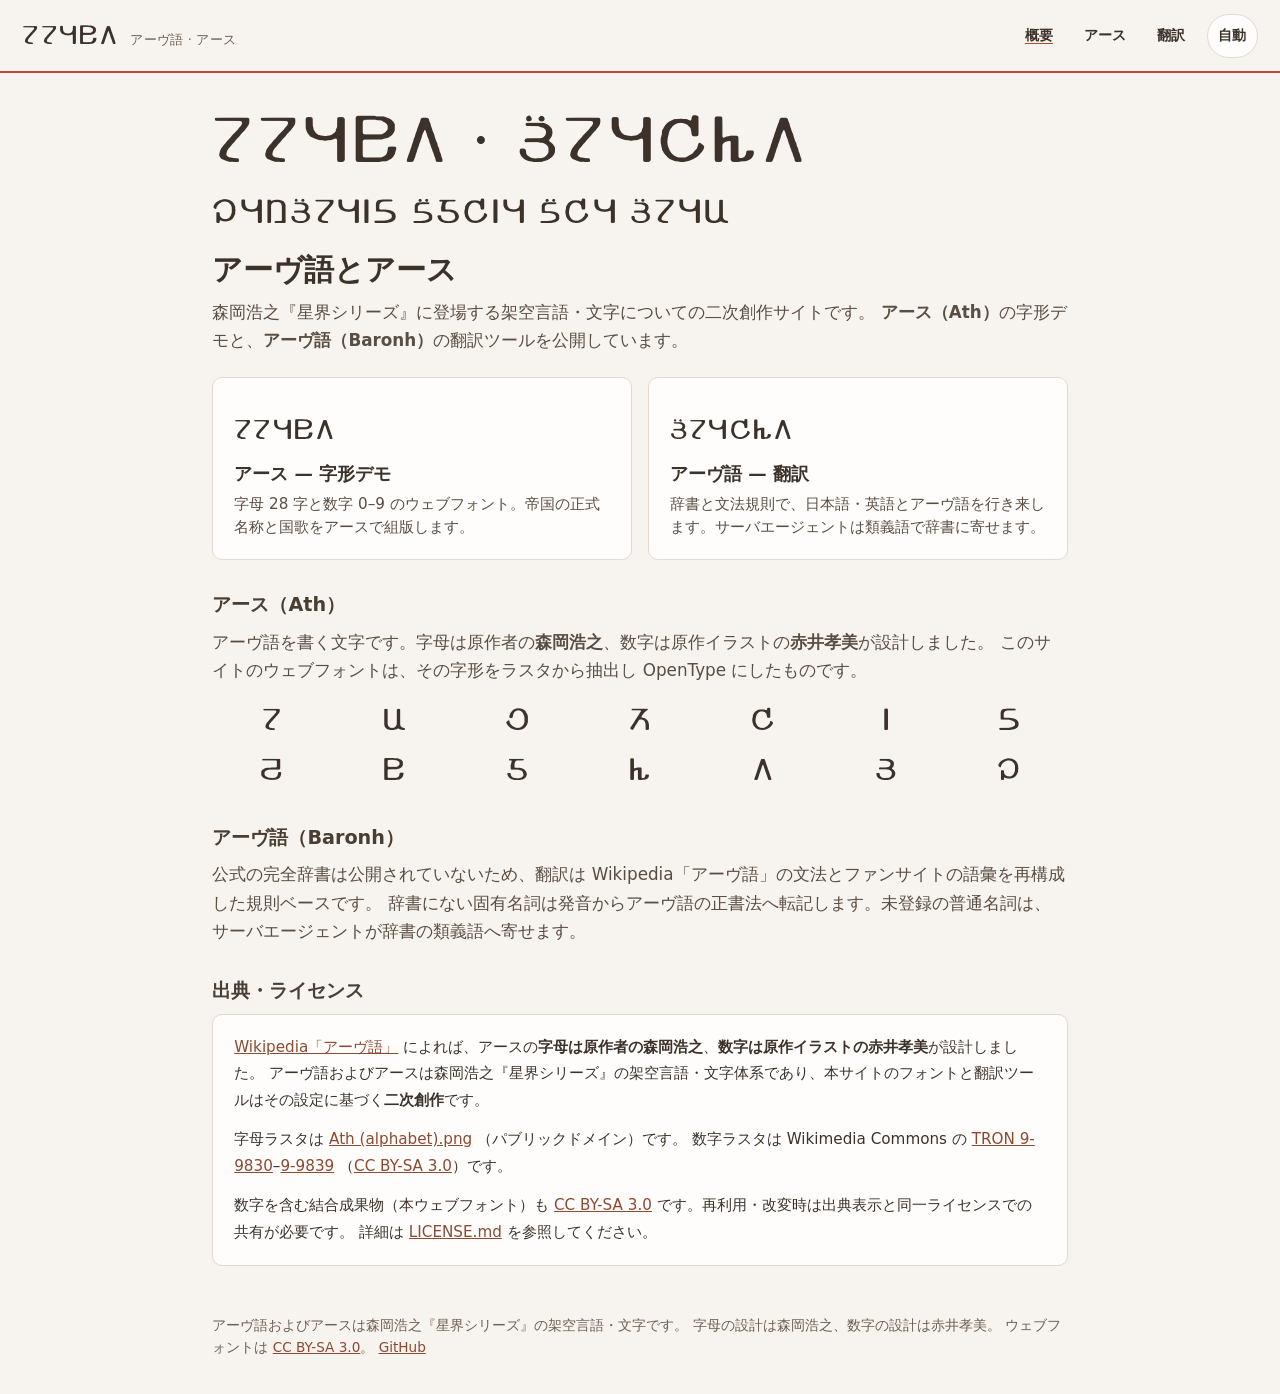
<file: index.html>
<!DOCTYPE html>
<html lang="ja">
<head>
  <meta charset="UTF-8" />
  <meta name="viewport" content="width=device-width, initial-scale=1.0, viewport-fit=cover" />
  <meta name="color-scheme" content="light dark" />
  <title>アーヴ語とアース — Ath / Baronh</title>
  <script>
    try {
      var t = localStorage.getItem("ath-theme");
      if (t === "light" || t === "dark") document.documentElement.setAttribute("data-theme", t);
      var f = localStorage.getItem("ath-face");
      if (f) document.documentElement.setAttribute("data-ath-face", f);
    } catch (e) {}
  </script>
  <link rel="icon" href="favicon.ico" sizes="48x48">
  <link rel="icon" type="image/png" sizes="32x32" href="icons/favicon-32.png">
  <link rel="icon" type="image/png" sizes="16x16" href="icons/favicon-16.png">
  <link rel="apple-touch-icon" href="icons/apple-touch-icon.png">
  <link rel="preload" href="aarth.woff2" as="font" type="font/woff2" crossorigin />
  <link rel="stylesheet" href="aarth.css">
  <link rel="stylesheet" href="site.css">
  <style>
    *, *::before, *::after { margin: 0; padding: 0; }

    body {
      font-family: system-ui, sans-serif;
      background: var(--bg);
      color: var(--ink);
    }

    h1 { font-size: 1.9rem; margin-bottom: .35rem; }

    h2.section {
      font-size: 1.2rem;
      color: var(--heading);
      margin: 2rem 0 .6rem;
    }

    .hero-ath {
      font-family: var(--ath-font);
      font-size: clamp(2.4rem, 8vw, 4.2rem);
      letter-spacing: .08em;
      line-height: 1.2;
      margin: .2rem 0 1rem;
      font-weight: 400;
      font-synthesis: none;
    }

    .teaser-grid {
      display: grid;
      grid-template-columns: repeat(7, minmax(0, 1fr));
      gap: .35rem;
      margin-top: .8rem;
    }

    .teaser-grid span {
      font-family: var(--ath-font);
      font-size: clamp(1.2rem, 4.5vw, 2rem);
      text-align: center;
      line-height: 1.4;
    }

    @media (max-width: 480px) {
      .teaser-grid { grid-template-columns: repeat(4, minmax(0, 1fr)); }
    }

    .notice {
      background: var(--card);
      border: 1px solid var(--line);
      border-radius: 10px;
      padding: 1.2rem 1.3rem;
      font-size: .95rem;
      line-height: 1.75;
      color: var(--notice-ink);
    }

    .notice a { color: var(--link); }
    .notice p + p { margin-top: .8rem; }
  </style>
</head>
<body>

  <header class="site-bar">
    <a class="site-brand" href="./">
      <span class="site-logo" aria-hidden="true">aarth</span>
      <span class="site-meta">アーヴ語 · アース</span>
    </a>
    <nav class="site-nav" aria-label="サイト">
      <a href="./" aria-current="page">概要</a>
      <a href="ath/">アース</a>
      <a href="web/">翻訳</a>
      <button type="button" class="theme-toggle" id="theme-toggle">自動</button>
    </nav>
  </header>

  <main class="site-main">
    <p class="hero-ath" lang="ath">aarth · baronh</p>
    <p class="hero-ath" lang="ath" style="font-size: clamp(1.35rem, 4.5vw, 2.2rem); margin-top: -.4rem;">frybarec gloer gor bari</p>
    <h1>アーヴ語とアース</h1>
    <p class="site-lead">
      森岡浩之『星界シリーズ』に登場する架空言語・文字についての二次創作サイトです。
      <strong>アース（Ath）</strong>の字形デモと、<strong>アーヴ語（Baronh）</strong>の翻訳ツールを公開しています。
    </p>

    <div class="site-cards">
      <a class="site-card" href="ath/">
        <p class="ath-sample" lang="ath">aarth</p>
        <h2>アース — 字形デモ</h2>
        <p>
          字母 28 字と数字 0–9 のウェブフォント。帝国の正式名称と国歌をアースで組版します。
        </p>
      </a>
      <a class="site-card" href="web/">
        <p class="ath-sample" lang="ath">baronh</p>
        <h2>アーヴ語 — 翻訳</h2>
        <p>
          辞書と文法規則で、日本語・英語とアーヴ語を行き来します。サーバエージェントは類義語で辞書に寄せます。
        </p>
      </a>
    </div>

    <h2 class="section">アース（Ath）</h2>
    <p class="site-lead">
      アーヴ語を書く文字です。字母は原作者の<strong>森岡浩之</strong>、数字は原作イラストの<strong>赤井孝美</strong>が設計しました。
      このサイトのウェブフォントは、その字形をラスタから抽出し OpenType にしたものです。
    </p>
    <div class="teaser-grid" aria-hidden="true">
      <span>a</span><span>i</span><span>u</span><span>é</span><span>o</span><span>e</span><span>c</span>
      <span>s</span><span>t</span><span>l</span><span>n</span><span>h</span><span>p</span><span>f</span>
    </div>

    <h2 class="section">アーヴ語（Baronh）</h2>
    <p class="site-lead">
      公式の完全辞書は公開されていないため、翻訳は Wikipedia「アーヴ語」の文法とファンサイトの語彙を再構成した規則ベースです。
      辞書にない固有名詞は発音からアーヴ語の正書法へ転記します。未登録の普通名詞は、サーバエージェントが辞書の類義語へ寄せます。
    </p>

    <h2 class="section">出典・ライセンス</h2>
    <div class="notice">
      <p>
        <a href="https://ja.wikipedia.org/wiki/%E3%82%A2%E3%83%BC%E3%83%B4%E8%AA%9E">Wikipedia「アーヴ語」</a>
        によれば、アースの<strong>字母は原作者の森岡浩之</strong>、<strong>数字は原作イラストの赤井孝美</strong>が設計しました。
        アーヴ語およびアースは森岡浩之『星界シリーズ』の架空言語・文字体系であり、本サイトのフォントと翻訳ツールはその設定に基づく<strong>二次創作</strong>です。
      </p>
      <p>
        字母ラスタは
        <a href="https://commons.wikimedia.org/wiki/File:Ath_(alphabet).png">Ath (alphabet).png</a>
        （パブリックドメイン）です。
        数字ラスタは Wikimedia Commons の
        <a href="https://commons.wikimedia.org/wiki/File:TRON_9-9830.gif">TRON 9-9830</a>–<a href="https://commons.wikimedia.org/wiki/File:TRON_9-9839.gif">9-9839</a>
        （<a href="https://creativecommons.org/licenses/by-sa/3.0/">CC BY-SA 3.0</a>）です。
      </p>
      <p>
        数字を含む結合成果物（本ウェブフォント）も
        <a href="https://creativecommons.org/licenses/by-sa/3.0/">CC BY-SA 3.0</a>
        です。再利用・改変時は出典表示と同一ライセンスでの共有が必要です。
        詳細は <a href="https://github.com/7474/Ath/blob/main/LICENSE.md">LICENSE.md</a> を参照してください。
      </p>
    </div>
  </main>

  <footer class="site-footer">
    アーヴ語およびアースは森岡浩之『星界シリーズ』の架空言語・文字です。
    字母の設計は森岡浩之、数字の設計は赤井孝美。
    ウェブフォントは
    <a href="https://creativecommons.org/licenses/by-sa/3.0/">CC BY-SA 3.0</a>。
    <a href="https://github.com/7474/Ath">GitHub</a>
  </footer>

  <script src="theme.js"></script>
  <script src="ath-face.js" data-faces="faces.json"></script>
</body>
</html>
</file>
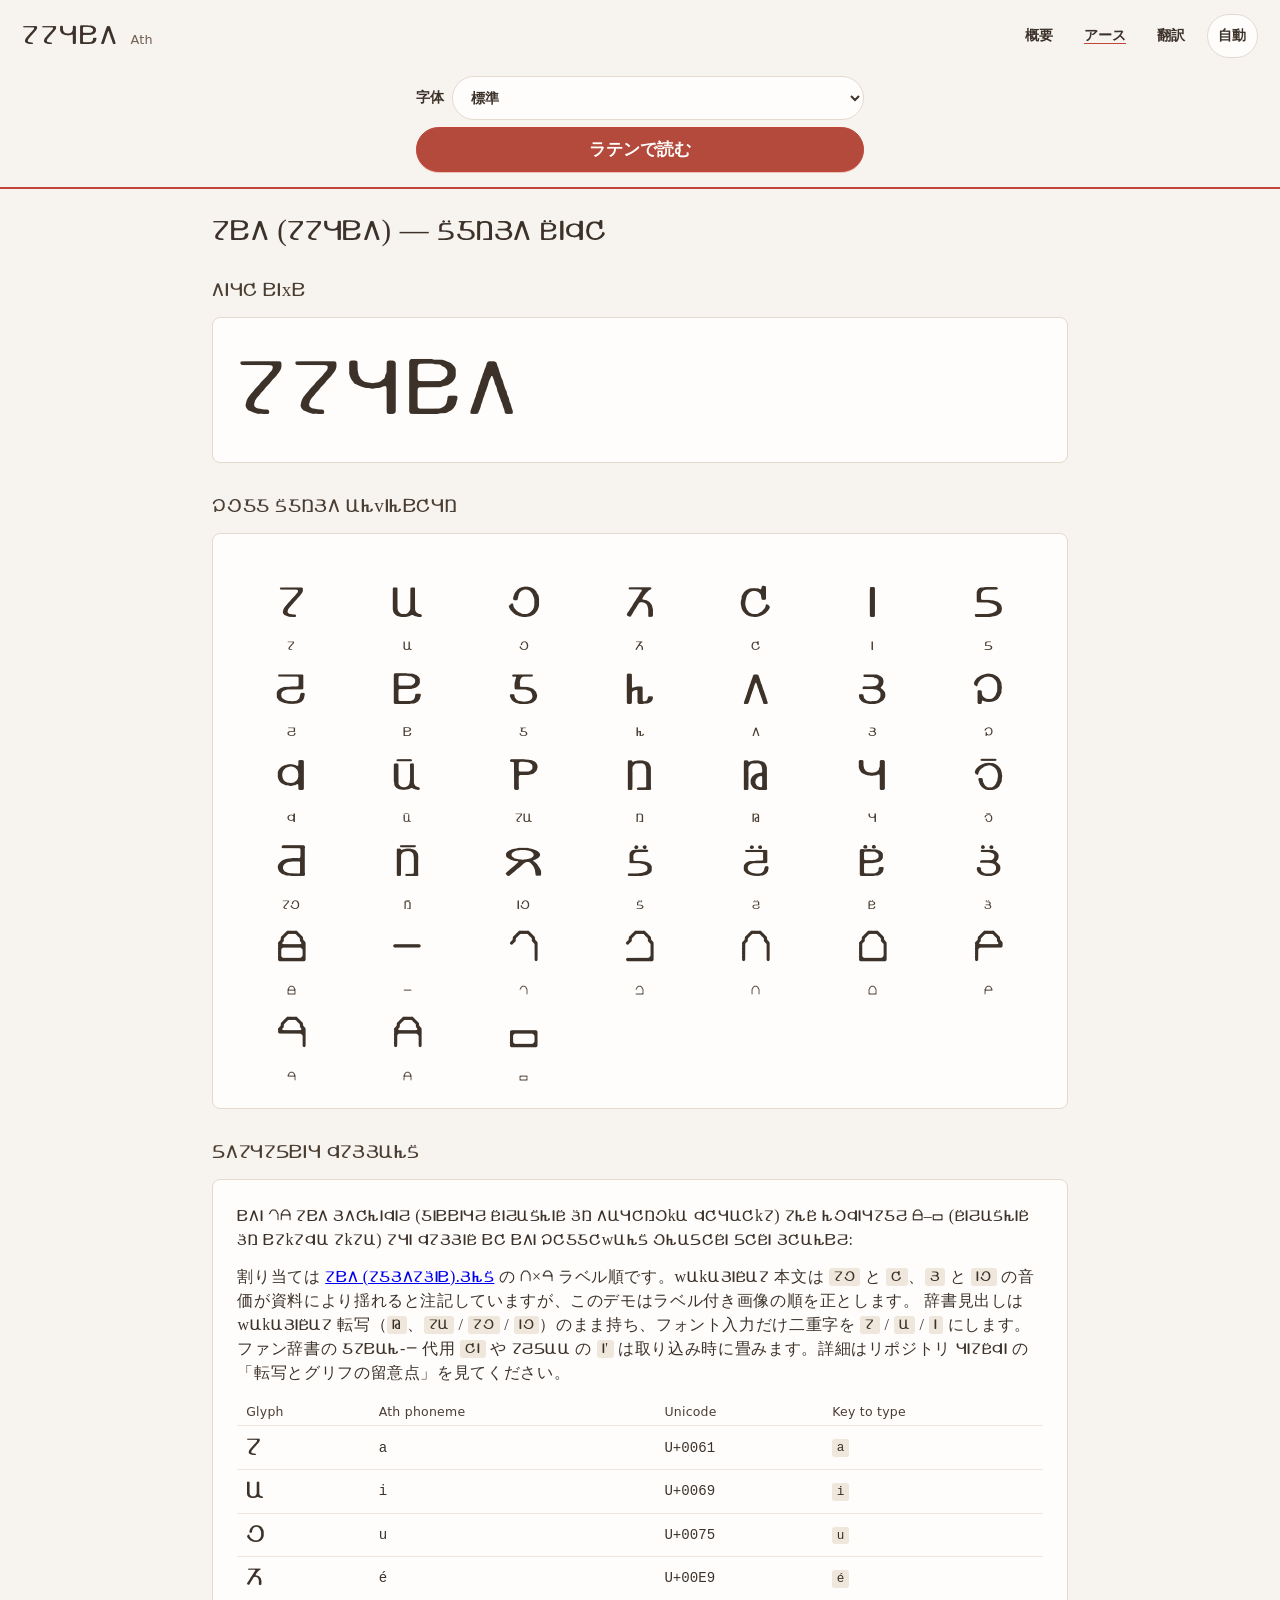
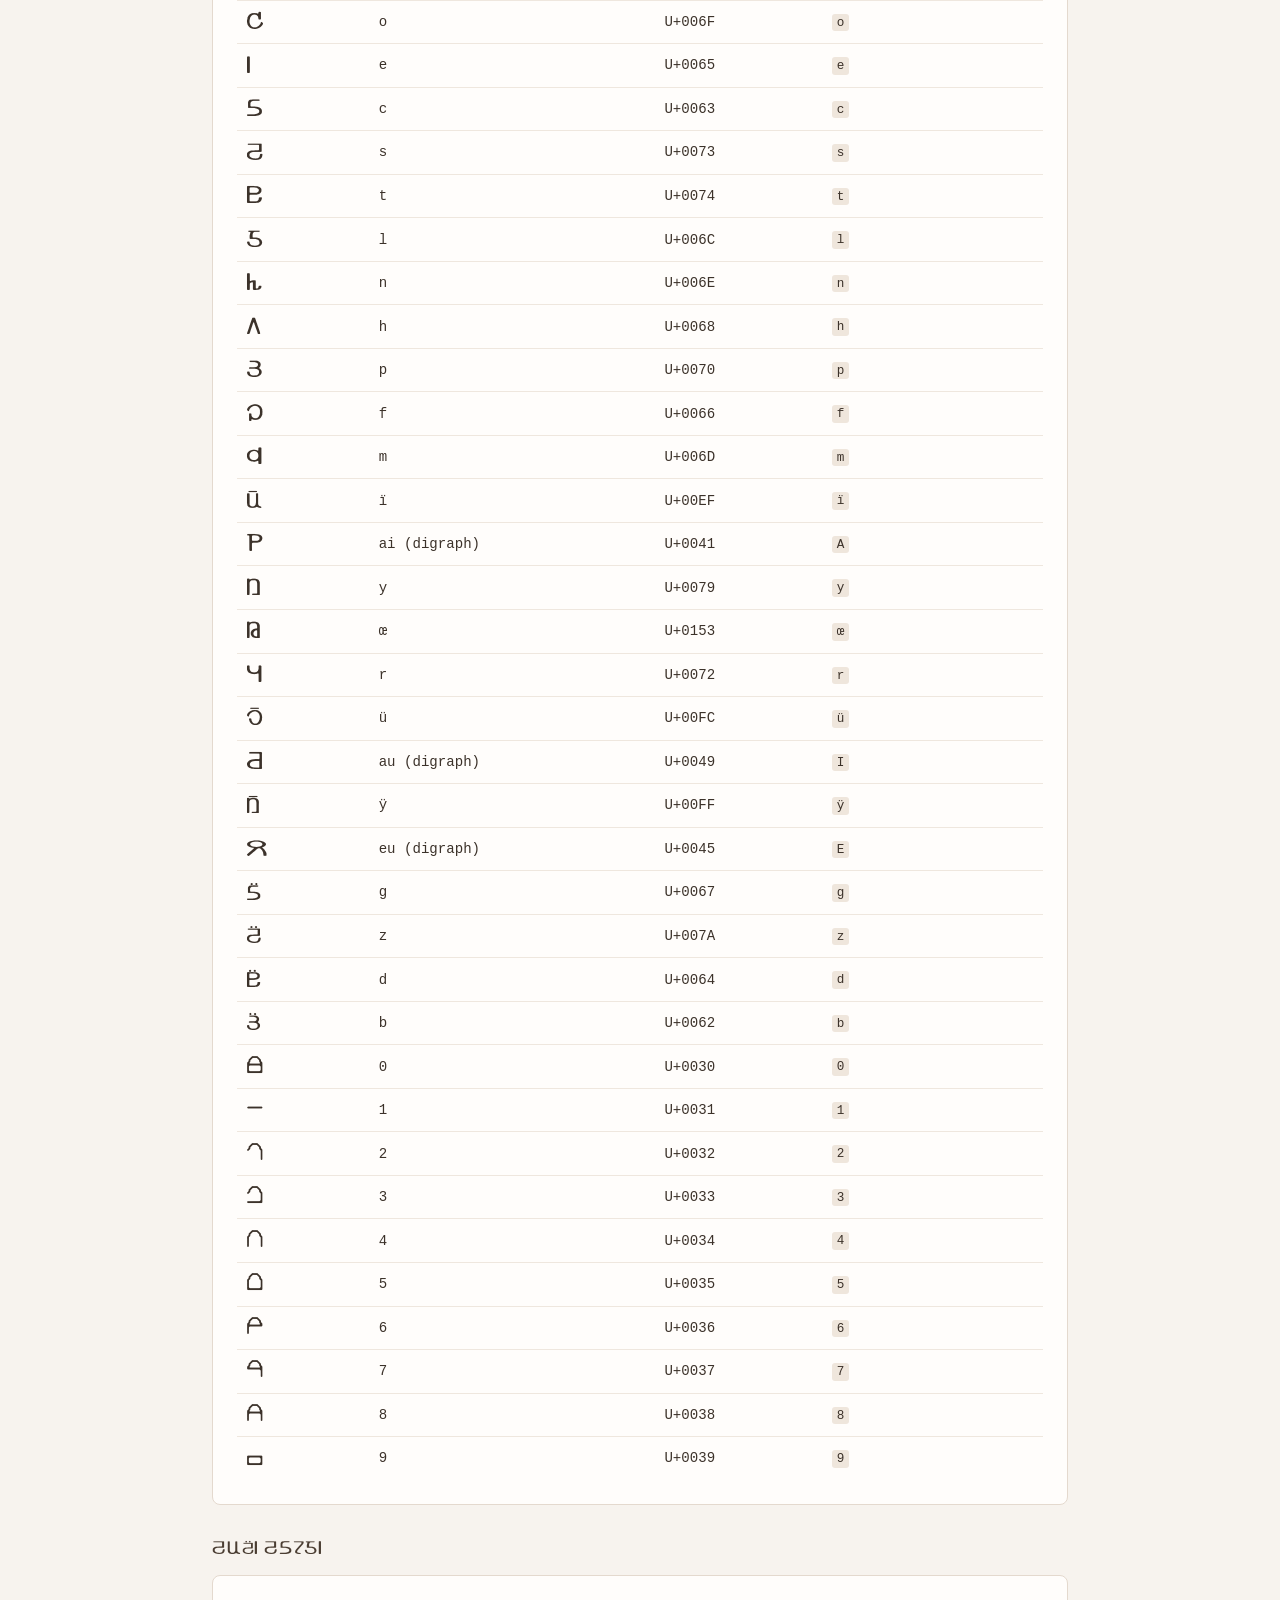
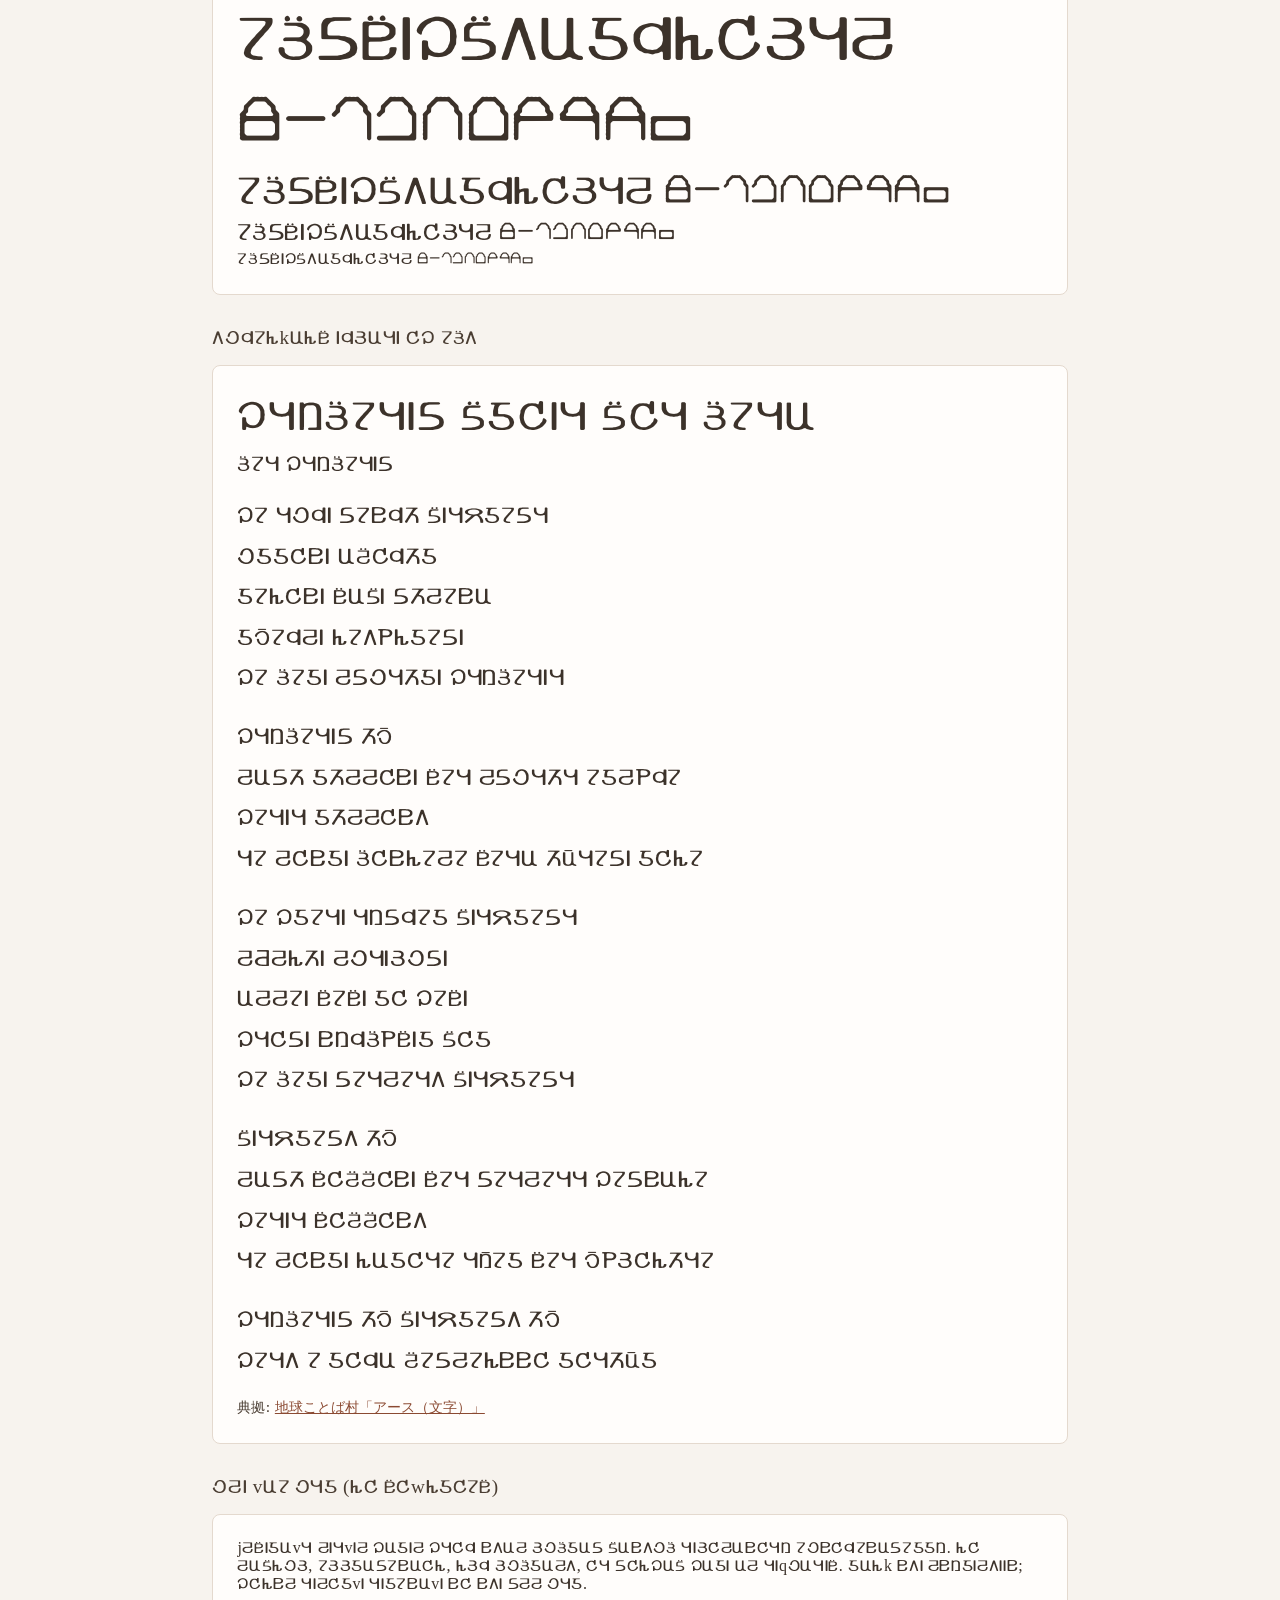
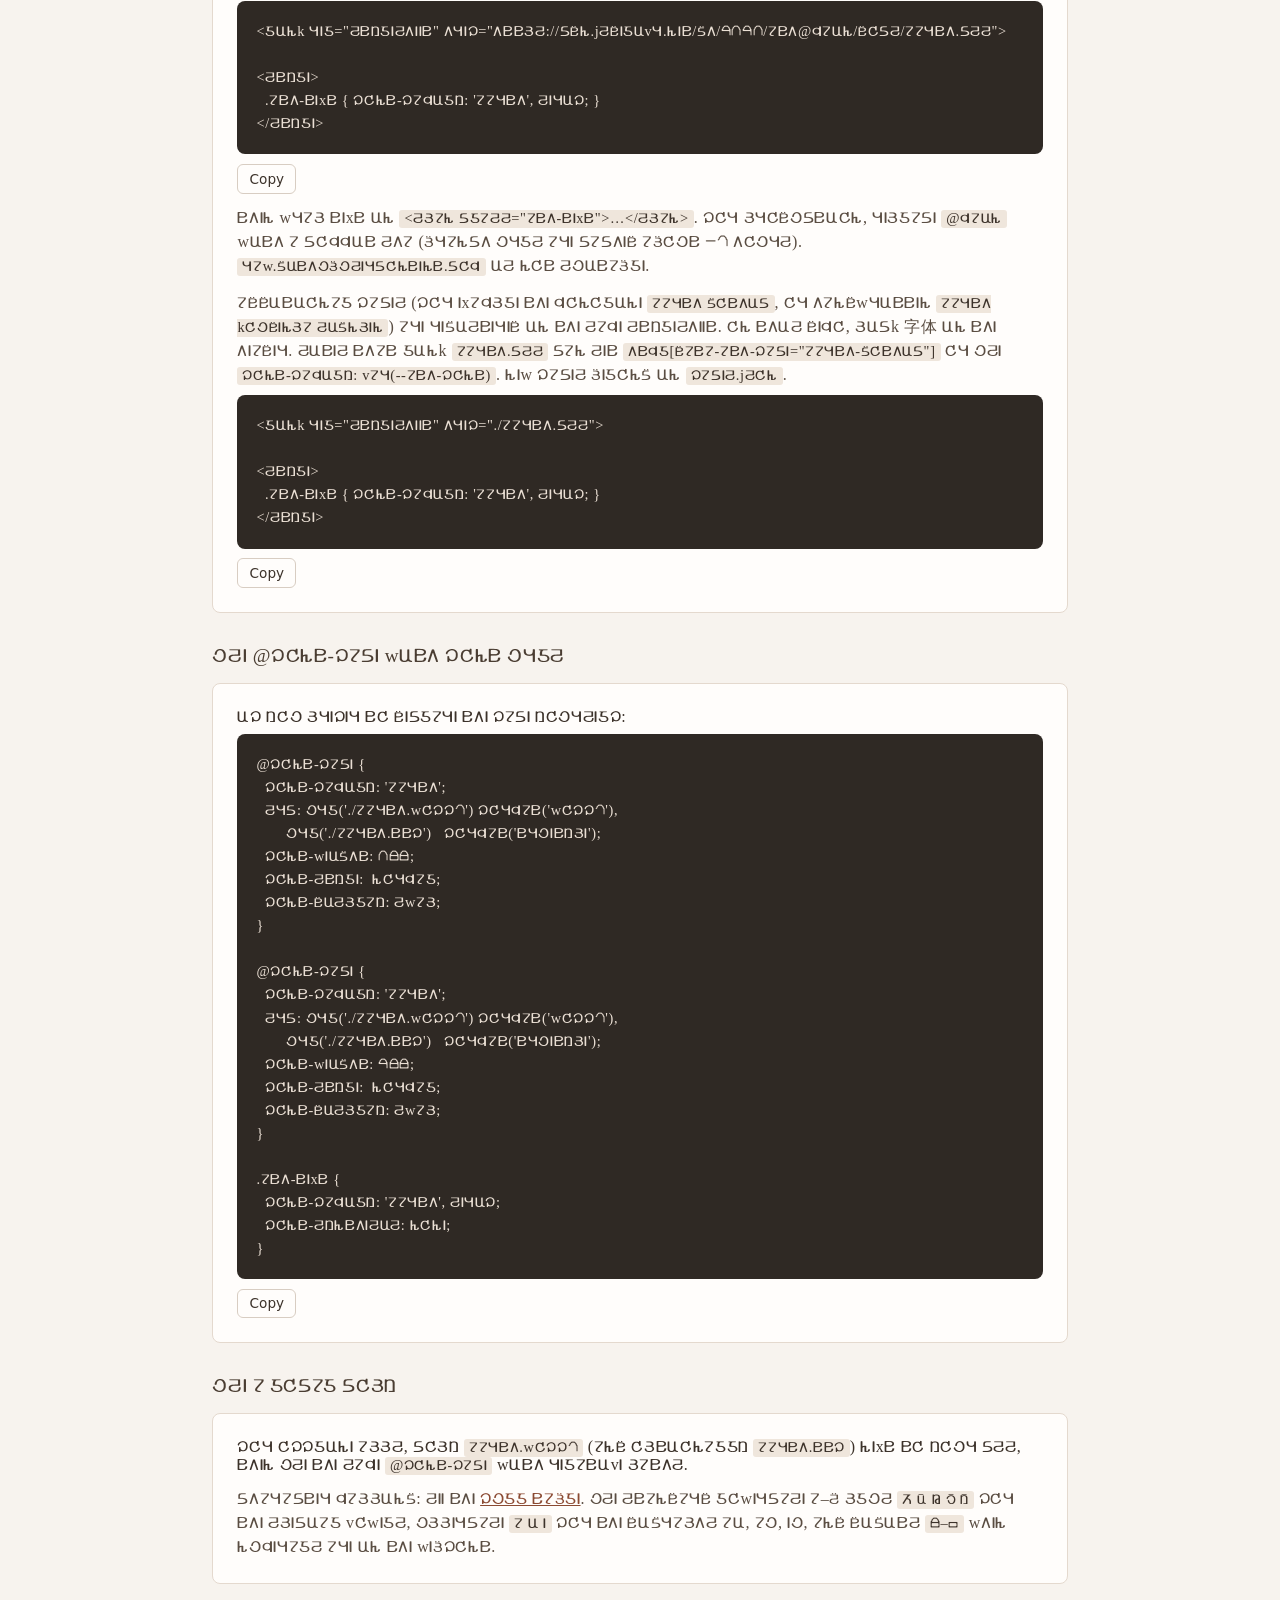
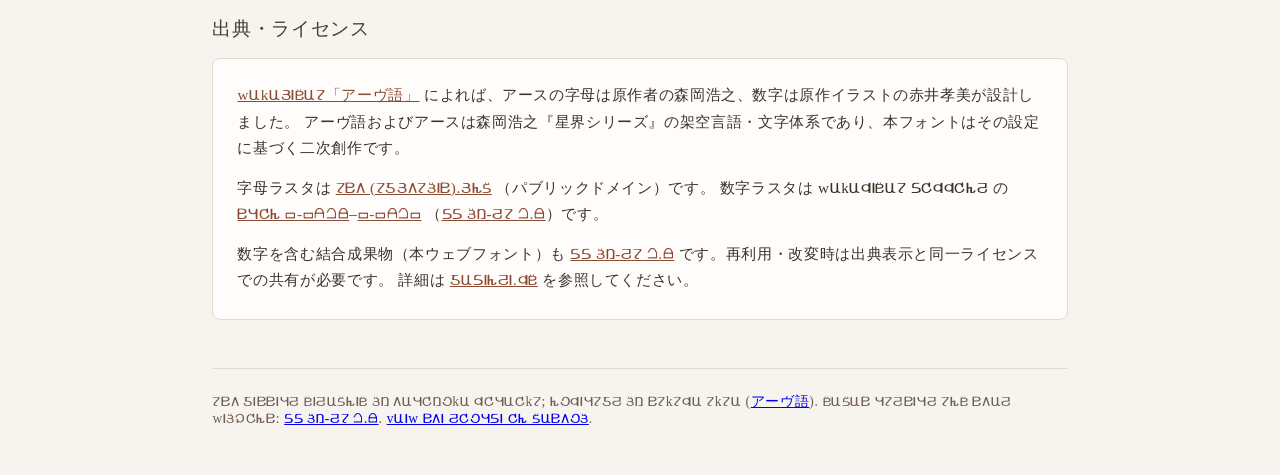
<file: ath/index.html>
<!DOCTYPE html>
<html lang="en">
<head>
  <meta charset="UTF-8" />
  <meta name="viewport" content="width=device-width, initial-scale=1.0, viewport-fit=cover" />
  <meta name="color-scheme" content="light dark" />
  <title>アース（Ath）字形デモ — アーヴ語とアース</title>
  <script>
    try {
      var t = localStorage.getItem("ath-theme");
      if (t === "light" || t === "dark") document.documentElement.setAttribute("data-theme", t);
      var f = localStorage.getItem("ath-face");
      if (f) document.documentElement.setAttribute("data-ath-face", f);
    } catch (e) {}
  </script>
  <link rel="icon" href="../favicon.ico" sizes="48x48">
  <link rel="icon" type="image/png" sizes="32x32" href="../icons/favicon-32.png">
  <link rel="icon" type="image/png" sizes="16x16" href="../icons/favicon-16.png">
  <link rel="apple-touch-icon" href="../icons/apple-touch-icon.png">
  <link rel="preload" href="../aarth.woff2" as="font" type="font/woff2" crossorigin />
  <link rel="stylesheet" href="../aarth.css">
  <link rel="stylesheet" href="../site.css">
  <style>
    /* ------------------------------------------------------------------ */
    /* Base styles                                                         */
    /* ------------------------------------------------------------------ */
    *, *::before, *::after { box-sizing: border-box; margin: 0; padding: 0; }

    body {
      font-family: system-ui, sans-serif;
      background: var(--bg);
      color: var(--ink);
    }

    main.page-content {
      max-width: 900px;
      margin: 0 auto;
      padding: 1.6rem 1.4rem 3rem;
    }

    .page-content {
      transition: filter .28s ease, opacity .28s ease;
    }

    .page-content.is-switching {
      filter: blur(6px);
      opacity: .4;
    }

    @media (prefers-reduced-motion: reduce) {
      .page-content { transition: none; }
      .page-content.is-switching { filter: none; opacity: 1; }
    }

    /* Default: the document reads as Ath. Translate restores Latin copy. */
    body:not(.translated) .page-content {
      font-family: var(--ath-font);
      font-weight: 400;
      font-synthesis: none;
      text-transform: lowercase;
      letter-spacing: .04em;
    }

    body:not(.translated) .page-content :is(h1, h2, h3, h4, h5, h6, strong, b, th) {
      font-weight: 400;
    }

    /* A / I / E are digraph keys — do not lowercase them. */
    body:not(.translated) .alpha-cell .glyph {
      text-transform: none;
    }

    body:not(.translated) .alpha-cell .label,
    body:not(.translated) code,
    body:not(.translated) pre {
      font-family: var(--ath-font);
    }

    body.translated .page-content {
      font-family: system-ui, sans-serif;
      text-transform: none;
      letter-spacing: normal;
    }

    /* Specimens stay in Aarth after Translate so glyphs stay visible. */
    body.translated .aarth,
    body.translated .aarth-hero,
    body.translated .alpha-cell .glyph,
    body.translated .size-scale p,
    body.translated .aarth-para,
    body.translated .ath-keys {
      font-family: var(--ath-font);
    }

    /* A / I / E are digraph keys (ai / au / eu). Never lowercase them. */
    .ath-keys {
      font-family: var(--ath-font);
      letter-spacing: .04em;
    }

    body:not(.translated) .page-content .ath-keys {
      text-transform: none;
    }

    body:not(.translated) .page-content .source-note,
    body.translated .source-note {
      font-family: system-ui, sans-serif;
      text-transform: none;
      letter-spacing: normal;
    }

    body:not(.translated) .page-content .source-note code,
    body.translated .source-note code {
      font-family: ui-monospace, 'SFMono-Regular', Menlo, Consolas, monospace;
      text-transform: none;
    }

    body.translated .alpha-cell .label,
    body.translated code,
    body.translated pre {
      font-family: ui-monospace, 'SFMono-Regular', Menlo, Consolas, monospace;
    }

    h1, h2 { margin-bottom: .5rem; }
    h1 { font-size: 1.8rem; margin-bottom: 1.5rem; }
    h2 { font-size: 1.2rem; color: var(--heading); margin-top: 2rem; }

    /* ------------------------------------------------------------------ */
    /* Aarth font utility class                                            */
    /* ------------------------------------------------------------------ */
    .aarth {
      font-family: var(--ath-font);
    }

    /* ------------------------------------------------------------------ */
    /* Demo sections                                                        */
    /* ------------------------------------------------------------------ */
    .demo-block {
      background: var(--card);
      border: 1px solid var(--line);
      border-radius: 8px;
      padding: 1.5rem;
      margin-top: 1rem;
      max-width: 100%;
      min-width: 0;
      overflow-x: auto;
    }

    /* Large heading */
    .aarth-hero {
      font-family: var(--ath-font);
      font-size: clamp(2.4rem, 12vw, 5rem);
      line-height: 1.2;
      letter-spacing: .08em;
      color: var(--ink);
      overflow-wrap: anywhere;
    }

    /* Alphabet table */
    .alpha-grid {
      display: grid;
      grid-template-columns: repeat(7, minmax(0, 1fr));
      gap: .5rem;
      margin-top: 1rem;
    }

    @media (max-width: 480px) {
      .alpha-grid {
        grid-template-columns: repeat(4, minmax(0, 1fr));
        gap: .65rem .4rem;
      }
    }

    .alpha-cell {
      display: flex;
      flex-direction: column;
      align-items: center;
      gap: .3rem;
      min-width: 0;
    }

    .alpha-cell .glyph {
      font-family: var(--ath-font);
      font-size: clamp(1.35rem, 6vw, 2.8rem);
      line-height: 1.35;
    }

    .alpha-cell .label {
      font-size: .8rem;
      color: var(--heading);
      font-family: monospace;
    }

    /* Character mapping — keep Latin columns readable in Ath mode.
       Punctuation is not in the webfont; digits are optional (fill the
       source template). A I E must not be lowercased (digraph keys). */
    .mapping-intro {
      margin-bottom: .8rem;
      line-height: 1.5;
    }

    .mapping-table {
      width: 100%;
      border-collapse: collapse;
      font-family: system-ui, sans-serif;
      text-transform: none;
      letter-spacing: normal;
      font-size: .95rem;
    }

    .mapping-table th,
    .mapping-table td {
      text-align: left;
      padding: .4rem .55rem;
      border-bottom: 1px solid var(--line-soft);
      vertical-align: middle;
    }

    .mapping-table th {
      color: var(--heading);
      font-weight: 600;
      font-size: .78rem;
      letter-spacing: .02em;
    }

    .mapping-table tbody tr:last-child td { border-bottom: none; }

    .mapping-table .glyph {
      font-family: var(--ath-font);
      font-size: 1.55rem;
      line-height: 1.2;
      letter-spacing: .04em;
      text-transform: none;
    }

    .mapping-table .phoneme,
    .mapping-table .unicode,
    .mapping-table .key {
      font-family: ui-monospace, 'SFMono-Regular', Menlo, Consolas, monospace;
      font-size: .88rem;
    }

    body:not(.translated) .mapping-table,
    body:not(.translated) .mapping-table .phoneme,
    body:not(.translated) .mapping-table .unicode,
    body:not(.translated) .mapping-table .key,
    body.translated .mapping-table .phoneme,
    body.translated .mapping-table .unicode,
    body.translated .mapping-table .key {
      font-family: ui-monospace, 'SFMono-Regular', Menlo, Consolas, monospace;
      text-transform: none;
      letter-spacing: normal;
    }

    body:not(.translated) .mapping-table th,
    body.translated .mapping-table th {
      font-family: system-ui, sans-serif;
    }

    body:not(.translated) .mapping-table .glyph,
    body.translated .mapping-table .glyph {
      font-family: var(--ath-font);
      text-transform: none;
    }

    body:not(.translated) .mapping-table code,
    body.translated .mapping-table code {
      font-family: ui-monospace, 'SFMono-Regular', Menlo, Consolas, monospace;
      text-transform: none;
    }

    @media (max-width: 600px) {
      .mapping-table thead { display: none; }
      .mapping-table,
      .mapping-table tbody {
        display: block;
        width: 100%;
      }
      .mapping-table tr {
        display: grid;
        grid-template-columns: auto 1fr auto;
        align-items: center;
        gap: .4rem .75rem;
        padding: .55rem 0;
        border-bottom: 1px solid var(--line-soft);
      }
      .mapping-table td {
        display: block;
        padding: 0;
        border: 0;
      }
      .mapping-table .unicode { display: none; }
      .mapping-table .glyph { font-size: 1.7rem; }
      .mapping-table .key { justify-self: end; }
    }

    /* Size scale — unspaced glyph strings must wrap instead of
       widening the viewport on narrow screens. */
    .size-scale {
      overflow-x: auto;
      overscroll-behavior-x: contain;
    }

    .size-scale p {
      font-family: var(--ath-font);
      line-height: 1.3;
      overflow-wrap: anywhere;
      word-break: break-word;
    }

    /* Paragraph */
    .aarth-para {
      font-family: var(--ath-font);
      font-size: 1.6rem;
      line-height: 1.6;
      letter-spacing: .04em;
    }

    .empire-official {
      font-size: clamp(1.6rem, 5vw, 2.6rem);
      line-height: 1.35;
      margin-bottom: .35rem;
    }

    .empire-short {
      font-size: 1.35rem;
      color: var(--notice-ink);
      margin-bottom: 1.2rem;
    }

    .anthem {
      font-size: 1.45rem;
      line-height: 1.75;
    }

    .anthem .stanza {
      margin: 0;
    }

    .anthem .stanza + .stanza {
      margin-top: 1.15rem;
    }

    .anthem p {
      margin: 0;
      overflow-wrap: anywhere;
    }

    .source-note {
      margin-top: .9rem;
      font-size: .9rem;
      line-height: 1.6;
      color: var(--heading);
      font-family: system-ui, sans-serif;
      text-transform: none;
      letter-spacing: normal;
    }

    .source-note a { color: var(--link); }

    code {
      background: var(--code-bg);
      color: var(--code-ink);
      border-radius: 3px;
      padding: .1em .35em;
      font-size: .9em;
    }

    pre {
      background: var(--pre-bg);
      color: var(--pre-ink);
      border-radius: 8px;
      padding: 1.2rem;
      overflow-x: auto;
      max-width: 100%;
      font-size: .9rem;
      line-height: 1.6;
      margin-top: .5rem;
    }

    .snippet-actions {
      display: flex;
      gap: .5rem;
      margin-top: .6rem;
      flex-wrap: wrap;
    }

    .snippet-actions button {
      font: .85rem/1.2 system-ui, sans-serif;
      text-transform: none;
      padding: .35rem .7rem;
      border: 1px solid var(--control);
      border-radius: 6px;
      background: var(--card);
      color: var(--ink);
      cursor: pointer;
    }

    .snippet-actions button:hover { background: var(--control-hover); }

    .use-note {
      margin-top: .8rem;
      color: var(--body-soft);
      line-height: 1.5;
    }

    .use-note a { color: var(--link); }

    /* <pre><code> must not inherit the inline-code chip background,
       or the light text on #f0f0f0 becomes unreadable. */
    pre code {
      background: transparent;
      color: inherit;
      padding: 0;
      font-size: inherit;
      border-radius: 0;
    }

    .notice {
      font-size: .95rem;
      line-height: 1.75;
      color: var(--notice-ink);
    }

    .notice a { color: var(--link); }

    .notice p + p { margin-top: .8rem; }

    footer {
      margin-top: 3rem;
      padding-top: 1.5rem;
      border-top: 1px solid var(--line);
      color: var(--muted);
      font-size: .85rem;
    }
  </style>
</head>
<body>

  <header class="site-bar site-bar--with-play">
    <a class="site-brand" href="../">
      <span class="site-logo" aria-hidden="true">aarth</span>
      <span class="site-meta" id="translate-meta">Ath</span>
    </a>
    <nav class="site-nav" aria-label="サイト">
      <a href="../">概要</a>
      <a href="./" aria-current="page">アース</a>
      <a href="../web/">翻訳</a>
      <button type="button" class="theme-toggle" id="theme-toggle">自動</button>
    </nav>
    <div class="translate-play">
      <label class="ath-face-switch" for="ath-face-select">字体
        <select id="ath-face-select" aria-label="アースの字体">
          <option value="aarth" selected>標準</option>
          <option value="aarth-gothic">ゴシック</option>
          <option value="aarth-koudenpa-signpen">光電波サインペン</option>
        </select>
      </label>
      <button type="button" id="translate-button" aria-pressed="false" aria-controls="page-content">
        ラテンで読む
      </button>
    </div>
  </header>

  <main class="page-content" id="page-content">
  <h1>Ath (Aarth) — glyph demo</h1>

  <!-- Hero -->
  <section>
    <h2>Hero text</h2>
    <div class="demo-block">
      <p class="aarth-hero">aarth</p>
    </div>
  </section>

  <!-- Full alphabet -->
  <section>
    <h2>Full glyph inventory</h2>
    <div class="demo-block">
      <div class="alpha-grid">
        <!-- Row 0 -->
        <div class="alpha-cell"><span class="glyph">a</span><span class="label">a</span></div>
        <div class="alpha-cell"><span class="glyph">i</span><span class="label">i</span></div>
        <div class="alpha-cell"><span class="glyph">u</span><span class="label">u</span></div>
        <div class="alpha-cell"><span class="glyph">é</span><span class="label">é</span></div>
        <div class="alpha-cell"><span class="glyph">o</span><span class="label">o</span></div>
        <div class="alpha-cell"><span class="glyph">e</span><span class="label">e</span></div>
        <div class="alpha-cell"><span class="glyph">c</span><span class="label">c</span></div>
        <!-- Row 1 -->
        <div class="alpha-cell"><span class="glyph">s</span><span class="label">s</span></div>
        <div class="alpha-cell"><span class="glyph">t</span><span class="label">t</span></div>
        <div class="alpha-cell"><span class="glyph">l</span><span class="label">l</span></div>
        <div class="alpha-cell"><span class="glyph">n</span><span class="label">n</span></div>
        <div class="alpha-cell"><span class="glyph">h</span><span class="label">h</span></div>
        <div class="alpha-cell"><span class="glyph">p</span><span class="label">p</span></div>
        <div class="alpha-cell"><span class="glyph">f</span><span class="label">f</span></div>
        <!-- Row 2 -->
        <div class="alpha-cell"><span class="glyph">m</span><span class="label">m</span></div>
        <div class="alpha-cell"><span class="glyph">ï</span><span class="label">ï</span></div>
        <div class="alpha-cell"><span class="glyph">A</span><span class="label">ai</span></div>
        <div class="alpha-cell"><span class="glyph">y</span><span class="label">y</span></div>
        <div class="alpha-cell"><span class="glyph">œ</span><span class="label">œ</span></div>
        <div class="alpha-cell"><span class="glyph">r</span><span class="label">r</span></div>
        <div class="alpha-cell"><span class="glyph">ü</span><span class="label">ü</span></div>
        <!-- Row 3 -->
        <div class="alpha-cell"><span class="glyph">I</span><span class="label">au</span></div>
        <div class="alpha-cell"><span class="glyph">ÿ</span><span class="label">ÿ</span></div>
        <div class="alpha-cell"><span class="glyph">E</span><span class="label">eu</span></div>
        <div class="alpha-cell"><span class="glyph">g</span><span class="label">g</span></div>
        <div class="alpha-cell"><span class="glyph">z</span><span class="label">z</span></div>
        <div class="alpha-cell"><span class="glyph">d</span><span class="label">d</span></div>
        <div class="alpha-cell"><span class="glyph">b</span><span class="label">b</span></div>
        <!-- Numerals (Takami Akai) -->
        <div class="alpha-cell"><span class="glyph">0</span><span class="label">0</span></div>
        <div class="alpha-cell"><span class="glyph">1</span><span class="label">1</span></div>
        <div class="alpha-cell"><span class="glyph">2</span><span class="label">2</span></div>
        <div class="alpha-cell"><span class="glyph">3</span><span class="label">3</span></div>
        <div class="alpha-cell"><span class="glyph">4</span><span class="label">4</span></div>
        <div class="alpha-cell"><span class="glyph">5</span><span class="label">5</span></div>
        <div class="alpha-cell"><span class="glyph">6</span><span class="label">6</span></div>
        <div class="alpha-cell"><span class="glyph">7</span><span class="label">7</span></div>
        <div class="alpha-cell"><span class="glyph">8</span><span class="label">8</span></div>
        <div class="alpha-cell"><span class="glyph">9</span><span class="label">9</span></div>
      </div>
    </div>
  </section>

  <!-- Character mapping -->
  <section id="character-mapping">
    <h2>Character mapping</h2>
    <div class="demo-block">
      <p class="mapping-intro">The 28 Ath phonemes (letters designed by Hiroyuki Morioka) and numerals 0–9 (designed by Takami Akai) are mapped to the following Unicode code points:</p>
      <p class="mapping-intro">
        割り当ては
        <a href="https://commons.wikimedia.org/wiki/File:Ath_(alphabet).png">Ath (alphabet).png</a>
        の 4×7 ラベル順です。Wikipedia 本文は <code>au</code> と <code>o</code>、<code>p</code> と <code>eu</code> の音価が資料により揺れると注記していますが、このデモはラベル付き画像の順を正とします。
        辞書見出しは Wikipedia 転写（<code>œ</code>、<code>ai</code> / <code>au</code> / <code>eu</code>）のまま持ち、フォント入力だけ二重字を <code>A</code> / <code>I</code> / <code>E</code> にします。
        ファン辞書の Latin-1 代用 <code>oe</code> や ASCII の <code>e'</code> は取り込み時に畳みます。詳細はリポジトリ README の「転写とグリフの留意点」を見てください。
      </p>
      <table class="mapping-table">
        <thead>
          <tr>
            <th scope="col">Glyph</th>
            <th scope="col">Ath phoneme</th>
            <th scope="col">Unicode</th>
            <th scope="col">Key to type</th>
          </tr>
        </thead>
        <tbody>
          <tr><td class="glyph">a</td><td class="phoneme">a</td><td class="unicode">U+0061</td><td class="key"><code>a</code></td></tr>
          <tr><td class="glyph">i</td><td class="phoneme">i</td><td class="unicode">U+0069</td><td class="key"><code>i</code></td></tr>
          <tr><td class="glyph">u</td><td class="phoneme">u</td><td class="unicode">U+0075</td><td class="key"><code>u</code></td></tr>
          <tr><td class="glyph">é</td><td class="phoneme">é</td><td class="unicode">U+00E9</td><td class="key"><code>é</code></td></tr>
          <tr><td class="glyph">o</td><td class="phoneme">o</td><td class="unicode">U+006F</td><td class="key"><code>o</code></td></tr>
          <tr><td class="glyph">e</td><td class="phoneme">e</td><td class="unicode">U+0065</td><td class="key"><code>e</code></td></tr>
          <tr><td class="glyph">c</td><td class="phoneme">c</td><td class="unicode">U+0063</td><td class="key"><code>c</code></td></tr>
          <tr><td class="glyph">s</td><td class="phoneme">s</td><td class="unicode">U+0073</td><td class="key"><code>s</code></td></tr>
          <tr><td class="glyph">t</td><td class="phoneme">t</td><td class="unicode">U+0074</td><td class="key"><code>t</code></td></tr>
          <tr><td class="glyph">l</td><td class="phoneme">l</td><td class="unicode">U+006C</td><td class="key"><code>l</code></td></tr>
          <tr><td class="glyph">n</td><td class="phoneme">n</td><td class="unicode">U+006E</td><td class="key"><code>n</code></td></tr>
          <tr><td class="glyph">h</td><td class="phoneme">h</td><td class="unicode">U+0068</td><td class="key"><code>h</code></td></tr>
          <tr><td class="glyph">p</td><td class="phoneme">p</td><td class="unicode">U+0070</td><td class="key"><code>p</code></td></tr>
          <tr><td class="glyph">f</td><td class="phoneme">f</td><td class="unicode">U+0066</td><td class="key"><code>f</code></td></tr>
          <tr><td class="glyph">m</td><td class="phoneme">m</td><td class="unicode">U+006D</td><td class="key"><code>m</code></td></tr>
          <tr><td class="glyph">ï</td><td class="phoneme">ï</td><td class="unicode">U+00EF</td><td class="key"><code>ï</code></td></tr>
          <tr><td class="glyph">A</td><td class="phoneme">ai (digraph)</td><td class="unicode">U+0041</td><td class="key"><code>A</code></td></tr>
          <tr><td class="glyph">y</td><td class="phoneme">y</td><td class="unicode">U+0079</td><td class="key"><code>y</code></td></tr>
          <tr><td class="glyph">œ</td><td class="phoneme">œ</td><td class="unicode">U+0153</td><td class="key"><code>œ</code></td></tr>
          <tr><td class="glyph">r</td><td class="phoneme">r</td><td class="unicode">U+0072</td><td class="key"><code>r</code></td></tr>
          <tr><td class="glyph">ü</td><td class="phoneme">ü</td><td class="unicode">U+00FC</td><td class="key"><code>ü</code></td></tr>
          <tr><td class="glyph">I</td><td class="phoneme">au (digraph)</td><td class="unicode">U+0049</td><td class="key"><code>I</code></td></tr>
          <tr><td class="glyph">ÿ</td><td class="phoneme">ÿ</td><td class="unicode">U+00FF</td><td class="key"><code>ÿ</code></td></tr>
          <tr><td class="glyph">E</td><td class="phoneme">eu (digraph)</td><td class="unicode">U+0045</td><td class="key"><code>E</code></td></tr>
          <tr><td class="glyph">g</td><td class="phoneme">g</td><td class="unicode">U+0067</td><td class="key"><code>g</code></td></tr>
          <tr><td class="glyph">z</td><td class="phoneme">z</td><td class="unicode">U+007A</td><td class="key"><code>z</code></td></tr>
          <tr><td class="glyph">d</td><td class="phoneme">d</td><td class="unicode">U+0064</td><td class="key"><code>d</code></td></tr>
          <tr><td class="glyph">b</td><td class="phoneme">b</td><td class="unicode">U+0062</td><td class="key"><code>b</code></td></tr>
          <tr><td class="glyph">0</td><td class="phoneme">0</td><td class="unicode">U+0030</td><td class="key"><code>0</code></td></tr>
          <tr><td class="glyph">1</td><td class="phoneme">1</td><td class="unicode">U+0031</td><td class="key"><code>1</code></td></tr>
          <tr><td class="glyph">2</td><td class="phoneme">2</td><td class="unicode">U+0032</td><td class="key"><code>2</code></td></tr>
          <tr><td class="glyph">3</td><td class="phoneme">3</td><td class="unicode">U+0033</td><td class="key"><code>3</code></td></tr>
          <tr><td class="glyph">4</td><td class="phoneme">4</td><td class="unicode">U+0034</td><td class="key"><code>4</code></td></tr>
          <tr><td class="glyph">5</td><td class="phoneme">5</td><td class="unicode">U+0035</td><td class="key"><code>5</code></td></tr>
          <tr><td class="glyph">6</td><td class="phoneme">6</td><td class="unicode">U+0036</td><td class="key"><code>6</code></td></tr>
          <tr><td class="glyph">7</td><td class="phoneme">7</td><td class="unicode">U+0037</td><td class="key"><code>7</code></td></tr>
          <tr><td class="glyph">8</td><td class="phoneme">8</td><td class="unicode">U+0038</td><td class="key"><code>8</code></td></tr>
          <tr><td class="glyph">9</td><td class="phoneme">9</td><td class="unicode">U+0039</td><td class="key"><code>9</code></td></tr>
        </tbody>
      </table>
    </div>
  </section>

  <!-- Size scale -->
  <section>
    <h2>Size scale</h2>
    <div class="demo-block size-scale">
      <p style="font-size:4rem">abcdefghilmnoprs 0123456789</p>
      <p style="font-size:2.5rem">abcdefghilmnoprs 0123456789</p>
      <p style="font-size:1.5rem">abcdefghilmnoprs 0123456789</p>
      <p style="font-size:1rem">abcdefghilmnoprs 0123456789</p>
    </div>
  </section>

  <!-- Humankind Empire of Abh: official name + imperial anthem in Ath keys -->
  <section id="frybarec">
    <h2>Humankind Empire of Abh</h2>
    <div class="demo-block">
      <p class="ath-keys empire-official" lang="ath">frybarec gloer gor bari</p>
      <p class="ath-keys empire-short" lang="ath">bar frybarec</p>
      <div class="ath-keys anthem" lang="ath">
        <div class="stanza">
          <p>fa rume catmé gerElacr</p>
          <p>ullote izomél</p>
          <p>lanote dige césati</p>
          <p>lüamse nahAnlace</p>
          <p>fa bale scuréle frybarer</p>
        </div>
        <div class="stanza">
          <p>frybarec éü</p>
          <p>sicé léssote dar scurér alsAma</p>
          <p>farer léssoth</p>
          <p>ra sotle botnasa dari éïrace lona</p>
        </div>
        <div class="stanza">
          <p>fa flare rycmal gerElacr</p>
          <p>sIsnée surepuce</p>
          <p>issae dade lo fade</p>
          <p>froce tymbAdel gol</p>
          <p>fa bale carsarh gerElacr</p>
        </div>
        <div class="stanza">
          <p>gerElach éü</p>
          <p>sicé dozzote dar carsarr factina</p>
          <p>farer dozzoth</p>
          <p>ra sotle nilora rÿal dar üAponéra</p>
        </div>
        <div class="stanza">
          <p>frybarec éü gerElach éü</p>
          <p>farh a lomi zacsantto loréïl</p>
        </div>
      </div>
      <p class="source-note">
        典拠:
        <a href="https://www.chikyukotobamura.org/muse/wr_fiction_5.html">地球ことば村「アース（文字）」</a>
      </p>
    </div>
  </section>

  <!-- CSS usage snippet -->
  <section>
    <h2>Use via URL (no download)</h2>
    <div class="demo-block">
      <p>
        jsDelivr serves files from this public GitHub repository automatically.
        No signup, application, npm publish, or config file is required.
        Link the stylesheet; fonts resolve relative to the CSS URL.
      </p>
      <pre><code id="snippet-jsdelivr">&lt;link rel="stylesheet" href="https://cdn.jsdelivr.net/gh/7474/Ath@main/docs/aarth.css"&gt;

&lt;style&gt;
  .ath-text { font-family: 'Aarth', serif; }
&lt;/style&gt;</code></pre>
      <div class="snippet-actions">
        <button type="button" data-copy="snippet-jsdelivr">Copy</button>
      </div>
      <p class="use-note">
        Then wrap text in <code>&lt;span class="ath-text"&gt;…&lt;/span&gt;</code>.
        For production, replace <code>@main</code> with a commit SHA
        (branch URLs are cached about 12 hours).
        <code>raw.githubusercontent.com</code> is not suitable.
      </p>
      <p class="use-note">
        Additional faces (for example the monoline
        <code>Aarth Gothic</code>, or handwritten
        <code>Aarth Koudenpa Signpen</code>) are registered in the same
        stylesheet. On this demo, pick <strong>字体</strong> in the header.
        Sites that link <code>aarth.css</code> can set
        <code>html[data-ath-face="aarth-gothic"]</code>
        or use <code>font-family: var(--ath-font)</code>.
        New faces belong in <code>faces.json</code>.
      </p>
      <pre><code id="snippet-link">&lt;link rel="stylesheet" href="./aarth.css"&gt;

&lt;style&gt;
  .ath-text { font-family: 'Aarth', serif; }
&lt;/style&gt;</code></pre>
      <div class="snippet-actions">
        <button type="button" data-copy="snippet-link">Copy</button>
      </div>
    </div>
  </section>

  <section>
    <h2>Use @font-face with font URLs</h2>
    <div class="demo-block">
      <p>If you prefer to declare the face yourself:</p>
      <pre><code id="snippet-font-face">@font-face {
  font-family: 'Aarth';
  src: url('./aarth.woff2') format('woff2'),
       url('./aarth.ttf')   format('truetype');
  font-weight: 400;
  font-style:  normal;
  font-display: swap;
}

@font-face {
  font-family: 'Aarth';
  src: url('./aarth.woff2') format('woff2'),
       url('./aarth.ttf')   format('truetype');
  font-weight: 700;
  font-style:  normal;
  font-display: swap;
}

.ath-text {
  font-family: 'Aarth', serif;
  font-synthesis: none;
}</code></pre>
      <div class="snippet-actions">
        <button type="button" data-copy="snippet-font-face">Copy</button>
      </div>
    </div>
  </section>

  <section>
    <h2>Use a local copy</h2>
    <div class="demo-block">
      <p>For offline apps, copy <code>aarth.woff2</code> (and optionally <code>aarth.ttf</code>) next to your CSS, then use the same <code>@font-face</code> with relative paths.</p>
      <p class="use-note">
        Character mapping: see the
        <a href="#character-mapping">full table</a>.
        Use standard lowercase a–z plus
        <code>é ï œ ü ÿ</code> for the special vowels,
        uppercase <code>A I E</code> for the digraphs <em>ai, au, eu</em>,
        and digits <code>0–9</code> when numerals are in the webfont.
      </p>
    </div>
  </section>

  <!-- Source / license -->
  <section>
    <h2>出典・ライセンス</h2>
    <div class="demo-block notice">
      <p>
        <a href="https://ja.wikipedia.org/wiki/%E3%82%A2%E3%83%BC%E3%83%B4%E8%AA%9E">Wikipedia「アーヴ語」</a>
        によれば、アースの<strong>字母は原作者の森岡浩之</strong>、<strong>数字は原作イラストの赤井孝美</strong>が設計しました。
        アーヴ語およびアースは森岡浩之『星界シリーズ』の架空言語・文字体系であり、本フォントはその設定に基づく<strong>二次創作</strong>です。
      </p>
      <p>
        字母ラスタは
        <a href="https://commons.wikimedia.org/wiki/File:Ath_(alphabet).png">Ath (alphabet).png</a>
        （パブリックドメイン）です。
        数字ラスタは Wikimedia Commons の
        <a href="https://commons.wikimedia.org/wiki/File:TRON_9-9830.gif">TRON 9-9830</a>–<a href="https://commons.wikimedia.org/wiki/File:TRON_9-9839.gif">9-9839</a>
        （<a href="https://creativecommons.org/licenses/by-sa/3.0/">CC BY-SA 3.0</a>）です。
      </p>
      <p>
        数字を含む結合成果物（本ウェブフォント）も
        <a href="https://creativecommons.org/licenses/by-sa/3.0/">CC BY-SA 3.0</a>
        です。再利用・改変時は出典表示と同一ライセンスでの共有が必要です。
        詳細は <a href="https://github.com/7474/Ath/blob/main/LICENSE.md">LICENSE.md</a> を参照してください。
      </p>
    </div>
  </section>

  <footer>
    Ath letters designed by Hiroyuki Morioka; numerals by Takami Akai
    (<a href="https://ja.wikipedia.org/wiki/%E3%82%A2%E3%83%BC%E3%83%B4%E8%AA%9E">アーヴ語</a>).
    Digit rasters and this webfont:
    <a href="https://creativecommons.org/licenses/by-sa/3.0/">CC BY-SA 3.0</a>.
    <a href="https://github.com/7474/Ath">View the source on GitHub</a>.
  </footer>
  </main>

  <script>
    (function () {
      document.querySelectorAll('[data-copy]').forEach(function (btn) {
        btn.addEventListener('click', function () {
          var target = document.getElementById(btn.getAttribute('data-copy'));
          if (!target) return;
          var text = target.textContent;
          var done = function () {
            var prev = btn.textContent;
            btn.textContent = 'Copied';
            setTimeout(function () { btn.textContent = prev; }, 1500);
          };
          if (navigator.clipboard && navigator.clipboard.writeText) {
            navigator.clipboard.writeText(text).then(done).catch(function () {
              window.prompt('Copy:', text);
            });
          } else {
            window.prompt('Copy:', text);
          }
        });
      });

      var translateButton = document.getElementById('translate-button');
      var translateMeta = document.getElementById('translate-meta');
      var pageContent = document.querySelector('.page-content');
      var switchingTimer = 0;

      function applyTranslation(translated) {
        document.body.classList.toggle('translated', translated);
        translateButton.setAttribute('aria-pressed', String(translated));
        translateButton.textContent = translated ? 'アースで見る' : 'ラテンで読む';
        if (translateMeta) translateMeta.textContent = translated ? 'Latin' : 'Ath';
        if (pageContent) pageContent.classList.remove('is-switching');
      }

      if (translateButton) {
        translateButton.addEventListener('click', function () {
          var next = !document.body.classList.contains('translated');
          var reduceMotion = window.matchMedia('(prefers-reduced-motion: reduce)').matches;
          window.clearTimeout(switchingTimer);
          if (reduceMotion || !pageContent) {
            applyTranslation(next);
            return;
          }
          pageContent.classList.add('is-switching');
          switchingTimer = window.setTimeout(function () {
            applyTranslation(next);
          }, 180);
        });
      }
    })();
  </script>
  <script src="../theme.js"></script>
  <script src="../ath-face.js" data-faces="../faces.json"></script>

</body>
</html>
</file>
<file: aarth.css>
/* Aarth webfonts — host this file next to the .woff2 / .ttf files.
   Generated from faces.json by generate_aarth_font.py.
   Relative urls resolve against THIS stylesheet, so a cross-origin
   <link> (GitHub Pages, jsDelivr, …) still loads the fonts from the
   same origin as the CSS. The host must send Access-Control-Allow-Origin
   for @font-face (GitHub Pages and jsDelivr do).
   Switch faces with html[data-ath-face] or --ath-font. */
:root {
  --ath-font: 'Aarth', serif;
}

@font-face {
  font-family: 'Aarth';
  src: url('aarth.woff2?v=5') format('woff2'),
       url('aarth.ttf?v=5')   format('truetype');
  font-weight: 400;
  font-style:  normal;
  font-display: swap;
}

@font-face {
  font-family: 'Aarth';
  src: url('aarth.woff2?v=5') format('woff2'),
       url('aarth.ttf?v=5')   format('truetype');
  font-weight: 600;
  font-style:  normal;
  font-display: swap;
}

@font-face {
  font-family: 'Aarth';
  src: url('aarth.woff2?v=5') format('woff2'),
       url('aarth.ttf?v=5')   format('truetype');
  font-weight: 700;
  font-style:  normal;
  font-display: swap;
}

html[data-ath-face='aarth'] {
  --ath-font: 'Aarth', serif;
}

@font-face {
  font-family: 'Aarth Gothic';
  src: url('aarth-gothic.woff2?v=5') format('woff2'),
       url('aarth-gothic.ttf?v=5')   format('truetype');
  font-weight: 400;
  font-style:  normal;
  font-display: swap;
}

@font-face {
  font-family: 'Aarth Gothic';
  src: url('aarth-gothic.woff2?v=5') format('woff2'),
       url('aarth-gothic.ttf?v=5')   format('truetype');
  font-weight: 600;
  font-style:  normal;
  font-display: swap;
}

@font-face {
  font-family: 'Aarth Gothic';
  src: url('aarth-gothic.woff2?v=5') format('woff2'),
       url('aarth-gothic.ttf?v=5')   format('truetype');
  font-weight: 700;
  font-style:  normal;
  font-display: swap;
}

html[data-ath-face='aarth-gothic'] {
  --ath-font: 'Aarth Gothic', serif;
}

@font-face {
  font-family: 'Aarth Koudenpa Signpen';
  src: url('aarth-koudenpa-signpen.woff2?v=5') format('woff2'),
       url('aarth-koudenpa-signpen.ttf?v=5')   format('truetype');
  font-weight: 400;
  font-style:  normal;
  font-display: swap;
}

@font-face {
  font-family: 'Aarth Koudenpa Signpen';
  src: url('aarth-koudenpa-signpen.woff2?v=5') format('woff2'),
       url('aarth-koudenpa-signpen.ttf?v=5')   format('truetype');
  font-weight: 600;
  font-style:  normal;
  font-display: swap;
}

@font-face {
  font-family: 'Aarth Koudenpa Signpen';
  src: url('aarth-koudenpa-signpen.woff2?v=5') format('woff2'),
       url('aarth-koudenpa-signpen.ttf?v=5')   format('truetype');
  font-weight: 700;
  font-style:  normal;
  font-display: swap;
}

html[data-ath-face='aarth-koudenpa-signpen'] {
  --ath-font: 'Aarth Koudenpa Signpen', serif;
}

/* Regular-only faces: do not stroke CFF outlines to fake bold. */
.site-logo, .ath-sample, .hero-ath, .aarth, .aarth-hero, .ath-keys,
.teaser-grid span, textarea.ath-script,
body:not(.translated) .page-content {
  font-synthesis: none;
}
</file>
<file: site.css>
/* Shared GitHub Pages chrome for アーヴ語 / アース. */
*, *::before, *::after { box-sizing: border-box; }

/* 既定はシステム設定。data-theme があるときだけ明示的に上書きする。
   ライトはジントの礼服（茶髪・白い服・赤い縁）、
   ダークはラフィールの軍服（青髪・紺の服・赤い縁）。
   色はモチーフを残しつつ、本文コントラストと赤の強さをサイト向けに調整。 */
:root {
  color-scheme: light dark;
  --bg: #f7f3ee;
  --ink: #3c322a;
  --muted: #6f5f52;
  --heading: #4a3d32;
  --body-soft: #5a4d42;
  --notice-ink: #3c322a;
  --line: #e4d9ce;
  --line-soft: #efe7de;
  --card: #fffdfb;
  --accent: #b44a3c;
  --on-accent: #fffdfb;
  --accent-hover: #9a3d32;
  --trim: #c04538;
  --soft: #efe6dc;
  --link: #8b4a32;
  --control: #d8cdc2;
  --control-hover: #efe6dc;
  --code-bg: #efe6dc;
  --code-ink: #3c322a;
  --pre-bg: #2f2924;
  --pre-ink: #eadfd4;
  --phonetic-bg: #f4e8d6;
  --phonetic-line: #e0ccb0;
  --phonetic-meta: #8a5a28;
  --analysis-line: #efe7de;
  --busy-pulse-bg: #f3ebe3;
  --busy-pulse-line: #c04538;
  --shadow: 0 18px 48px rgba(60, 50, 42, .16);
  --backdrop: rgba(60, 50, 42, .38);
}

@media (prefers-color-scheme: dark) {
  :root:not([data-theme="light"]) {
    color-scheme: dark;
    --bg: #121820;
    --ink: #e4e8f2;
    --muted: #93a0b8;
    --heading: #c5cce0;
    --body-soft: #c8d0e0;
    --notice-ink: #e4e8f2;
    --line: #2a3448;
    --line-soft: #1c2434;
    --card: #1a2230;
    --accent: #d1564c;
    --on-accent: #fff8f6;
    --accent-hover: #e36a60;
    --trim: #d1564c;
    --soft: #181f2c;
    --link: #8eadd8;
    --control: #3a465c;
    --control-hover: #252d3e;
    --code-bg: #181f2c;
    --code-ink: #e4e8f2;
    --pre-bg: #0c1018;
    --pre-ink: #c8d2e6;
    --phonetic-bg: #2a1e22;
    --phonetic-line: #6a3a3c;
    --phonetic-meta: #e09088;
    --analysis-line: #1c2434;
    --busy-pulse-bg: #1a2230;
    --busy-pulse-line: #d1564c;
    --shadow: 0 18px 48px rgba(6, 10, 16, .5);
    --backdrop: rgba(8, 12, 18, .62);
  }
}

[data-theme="light"] {
  color-scheme: light;
  --bg: #f7f3ee;
  --ink: #3c322a;
  --muted: #6f5f52;
  --heading: #4a3d32;
  --body-soft: #5a4d42;
  --notice-ink: #3c322a;
  --line: #e4d9ce;
  --line-soft: #efe7de;
  --card: #fffdfb;
  --accent: #b44a3c;
  --on-accent: #fffdfb;
  --accent-hover: #9a3d32;
  --trim: #c04538;
  --soft: #efe6dc;
  --link: #8b4a32;
  --control: #d8cdc2;
  --control-hover: #efe6dc;
  --code-bg: #efe6dc;
  --code-ink: #3c322a;
  --pre-bg: #2f2924;
  --pre-ink: #eadfd4;
  --phonetic-bg: #f4e8d6;
  --phonetic-line: #e0ccb0;
  --phonetic-meta: #8a5a28;
  --analysis-line: #efe7de;
  --busy-pulse-bg: #f3ebe3;
  --busy-pulse-line: #c04538;
  --shadow: 0 18px 48px rgba(60, 50, 42, .16);
  --backdrop: rgba(60, 50, 42, .38);
}

[data-theme="dark"] {
  color-scheme: dark;
  --bg: #121820;
  --ink: #e4e8f2;
  --muted: #93a0b8;
  --heading: #c5cce0;
  --body-soft: #c8d0e0;
  --notice-ink: #e4e8f2;
  --line: #2a3448;
  --line-soft: #1c2434;
  --card: #1a2230;
  --accent: #d1564c;
  --on-accent: #fff8f6;
  --accent-hover: #e36a60;
  --trim: #d1564c;
  --soft: #181f2c;
  --link: #8eadd8;
  --control: #3a465c;
  --control-hover: #252d3e;
  --code-bg: #181f2c;
  --code-ink: #e4e8f2;
  --pre-bg: #0c1018;
  --pre-ink: #c8d2e6;
  --phonetic-bg: #2a1e22;
  --phonetic-line: #6a3a3c;
  --phonetic-meta: #e09088;
  --analysis-line: #1c2434;
  --busy-pulse-bg: #1a2230;
  --busy-pulse-line: #d1564c;
  --shadow: 0 18px 48px rgba(6, 10, 16, .5);
  --backdrop: rgba(8, 12, 18, .62);
}

html {
  background: var(--bg);
}

.site-bar {
  position: sticky;
  top: 0;
  z-index: 20;
  display: flex;
  justify-content: space-between;
  align-items: center;
  gap: 1rem;
  padding: .85rem 1.4rem;
  padding-top: calc(.85rem + env(safe-area-inset-top, 0px));
  padding-left: calc(1.4rem + env(safe-area-inset-left, 0px));
  padding-right: calc(1.4rem + env(safe-area-inset-right, 0px));
  background: color-mix(in srgb, var(--bg) 94%, transparent);
  border-bottom: 2px solid var(--trim);
  backdrop-filter: blur(8px);
}

.site-brand {
  display: flex;
  align-items: baseline;
  gap: .7rem;
  min-width: 0;
  color: inherit;
  text-decoration: none;
}

.site-logo {
  font-family: var(--ath-font);
  font-size: 1.7rem;
  letter-spacing: .08em;
  line-height: 1;
  font-weight: 400;
  font-synthesis: none;
}

/* Ath webfonts are Regular-only. UA bold on headings would synthesize a
   CFF outline stroke (hollow stems / 縁取り). */
body:not(.translated) .page-content :is(h1, h2, h3, h4, h5, h6, strong, b, th) {
  font-weight: 400;
}

.ath-sample,
.hero-ath,
.teaser-grid span,
.aarth,
.aarth-hero,
.ath-keys,
textarea.ath-script {
  font-weight: 400;
  font-synthesis: none;
}

.site-meta {
  font-family: system-ui, sans-serif;
  font-size: .8rem;
  color: var(--muted);
  letter-spacing: .02em;
}

.site-nav {
  display: flex;
  align-items: center;
  gap: .75rem;
  flex-wrap: wrap;
  flex-shrink: 0;
}

.site-nav a {
  display: inline-flex;
  align-items: center;
  justify-content: center;
  min-height: 2.75rem;
  padding: .5rem .6rem;
  font: 600 .9rem/1.2 system-ui, sans-serif;
  color: var(--ink);
  text-decoration: none;
}

.site-nav a[aria-current="page"] {
  text-decoration: underline;
  text-decoration-color: var(--trim);
  text-underline-offset: .2em;
}

.site-nav a:focus-visible {
  outline: 2px solid var(--trim);
  outline-offset: 3px;
}

.theme-toggle {
  display: inline-flex;
  align-items: center;
  justify-content: center;
  min-height: 2.75rem;
  min-width: 2.75rem;
  padding: .5rem .65rem;
  font: 600 .85rem/1.2 system-ui, sans-serif;
  color: var(--ink);
  background: var(--card);
  border: 1px solid var(--line);
  border-radius: 999px;
  cursor: pointer;
}

.theme-toggle:hover {
  border-color: var(--trim);
}

.theme-toggle:focus-visible {
  outline: 2px solid var(--trim);
  outline-offset: 3px;
}

.site-bar--with-play {
  flex-wrap: wrap;
}

.translate-play {
  flex: 1 0 100%;
  display: flex;
  flex-direction: column;
  align-items: center;
  justify-content: center;
  gap: .45rem;
  padding: .15rem 0 .1rem;
}

.ath-face-switch {
  display: flex;
  align-items: center;
  justify-content: center;
  gap: .5rem;
  width: 100%;
  max-width: 28rem;
  font: 600 .9rem/1.2 system-ui, sans-serif;
  color: var(--ink);
}

.ath-face-switch select {
  flex: 1 1 auto;
  min-height: 2.75rem;
  padding: .4rem .9rem;
  font: 600 .9rem/1.2 system-ui, sans-serif;
  color: var(--ink);
  background: var(--card);
  border: 1px solid var(--line);
  border-radius: 999px;
  cursor: pointer;
}

.ath-face-switch select:hover {
  border-color: var(--trim);
}

.ath-face-switch select:focus-visible {
  outline: 2px solid var(--trim);
  outline-offset: 3px;
}

#translate-button {
  flex-shrink: 0;
  min-height: 2.75rem;
  min-width: min(100%, 22rem);
  width: 100%;
  max-width: 28rem;
  font: 700 1.05rem/1.2 system-ui, sans-serif;
  padding: .7rem 1.3rem;
  border: 1px solid var(--trim);
  border-radius: 999px;
  background: var(--accent);
  color: var(--on-accent);
  cursor: pointer;
  box-shadow: 0 1px 0 color-mix(in srgb, var(--trim) 28%, transparent);
}

#translate-button:hover { background: var(--accent-hover); color: var(--on-accent); }

#translate-button:focus-visible {
  outline: 2px solid var(--trim);
  outline-offset: 3px;
}

body.translated #translate-button {
  background: var(--card);
  color: var(--ink);
  border-color: var(--trim);
}

.site-cards {
  display: grid;
  grid-template-columns: 1fr 1fr;
  gap: 1rem;
  margin: 1.4rem 0 2rem;
}

@media (max-width: 760px) {
  .site-bar {
    flex-wrap: wrap;
    gap: .5rem;
    padding: .55rem .9rem;
    padding-top: calc(.55rem + env(safe-area-inset-top, 0px));
    padding-left: calc(.9rem + env(safe-area-inset-left, 0px));
    padding-right: calc(.9rem + env(safe-area-inset-right, 0px));
  }
  .site-meta { display: none; }
  .site-nav {
    gap: .15rem;
    flex-shrink: 1;
    justify-content: flex-end;
  }
  .site-cards { grid-template-columns: 1fr; }
  .site-main {
    padding: 1.2rem .9rem 3rem;
    padding-left: calc(.9rem + env(safe-area-inset-left, 0px));
    padding-right: calc(.9rem + env(safe-area-inset-right, 0px));
  }
  .site-footer {
    padding-bottom: calc(2.2rem + env(safe-area-inset-bottom, 0px));
    padding-left: calc(.9rem + env(safe-area-inset-left, 0px));
    padding-right: calc(.9rem + env(safe-area-inset-right, 0px));
  }
}

.site-card {
  display: block;
  background: var(--card);
  border: 1px solid var(--line);
  border-radius: 10px;
  padding: 1.2rem 1.3rem;
  color: inherit;
  text-decoration: none;
}

.site-card:hover,
.site-card:active {
  border-color: var(--trim);
}

.site-card:focus-visible {
  outline: 2px solid var(--trim);
  outline-offset: 3px;
}

.site-card h2 {
  font-size: 1.15rem;
  margin: 0 0 .4rem;
  color: var(--ink);
}

.site-card p {
  margin: 0;
  color: var(--body-soft);
  line-height: 1.55;
  font-size: .95rem;
}

.site-card .ath-sample {
  font-family: var(--ath-font);
  font-size: 1.8rem;
  letter-spacing: .08em;
  margin: .7rem 0 .5rem;
  color: var(--ink);
}

.site-main {
  max-width: 900px;
  margin: 0 auto;
  padding: 1.6rem 1.4rem 3rem;
}

.site-lead {
  color: var(--body-soft);
  line-height: 1.7;
  font-size: 1.05rem;
  margin: .4rem 0 0;
}

.site-footer {
  max-width: 900px;
  margin: 0 auto;
  padding: 0 1.4rem 2.2rem;
  color: var(--muted);
  font-size: .85rem;
  line-height: 1.65;
}

.site-footer a { color: var(--link); }
</file>
